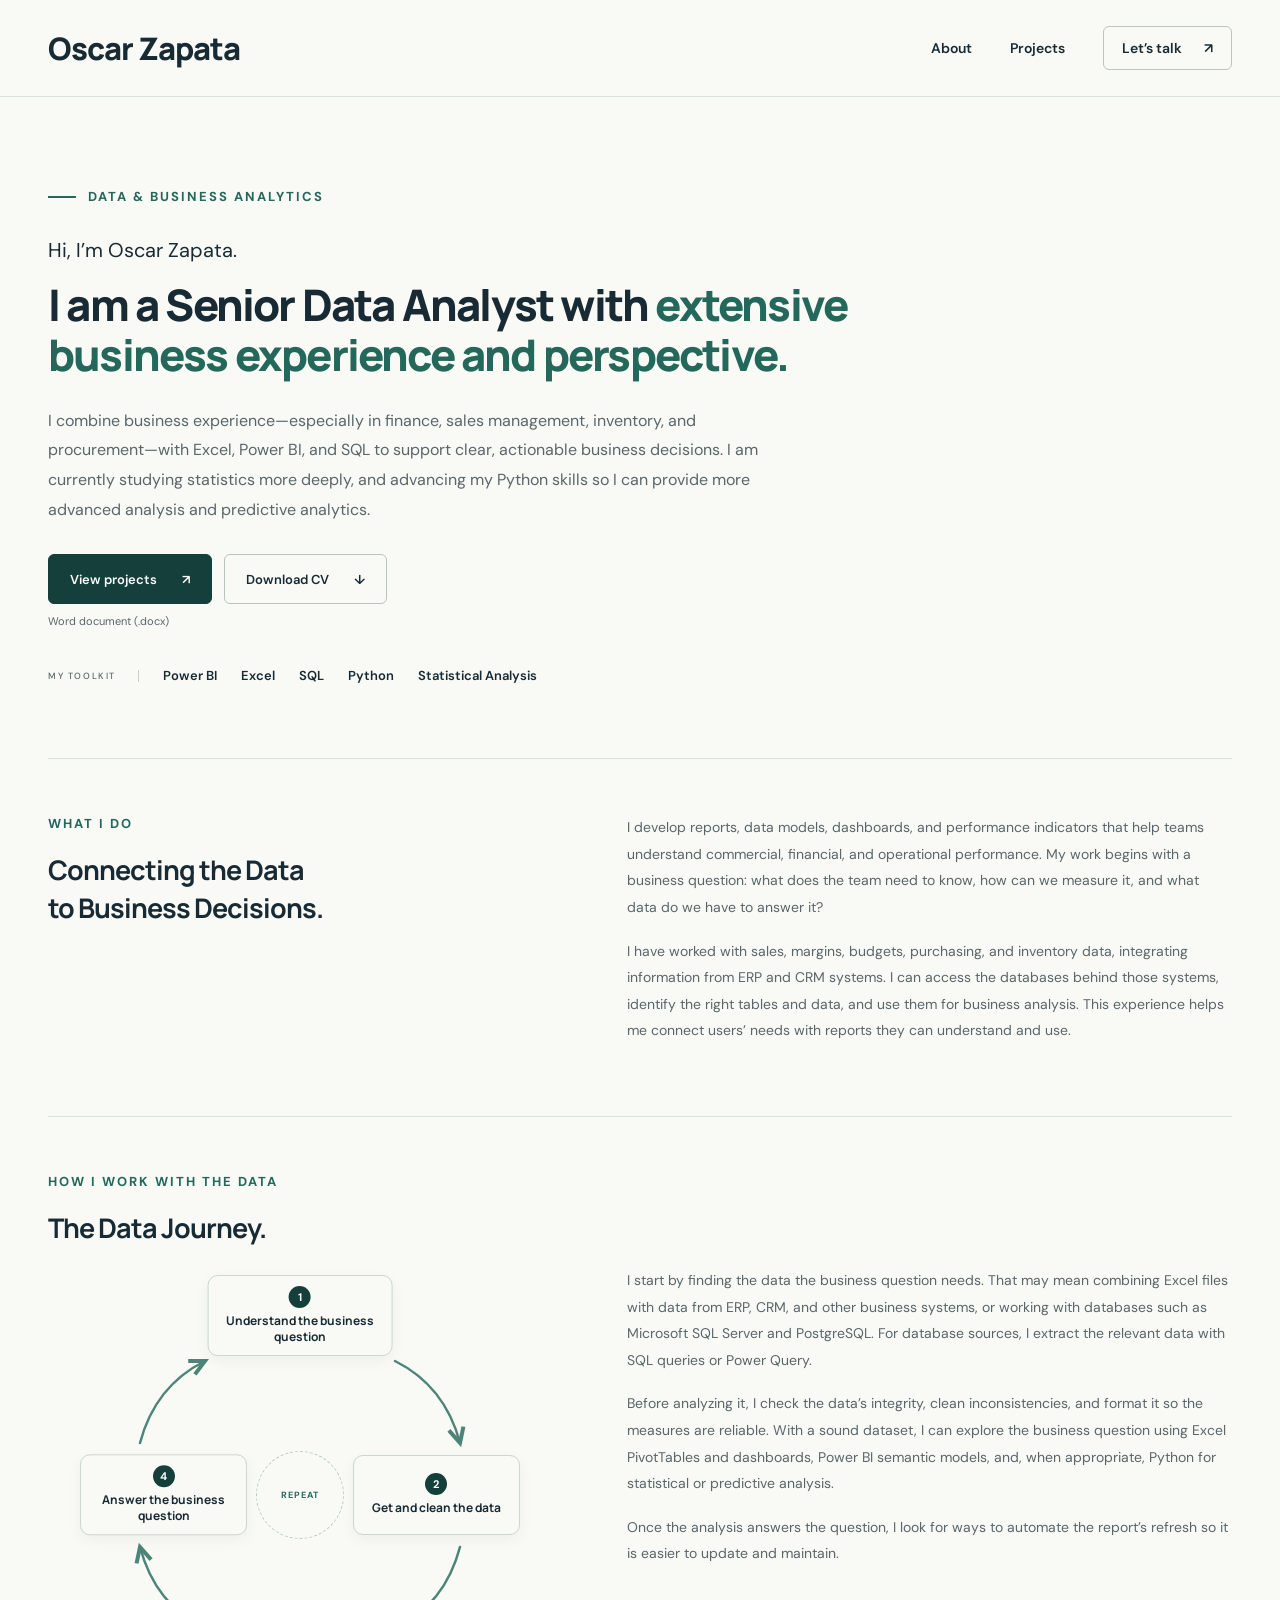
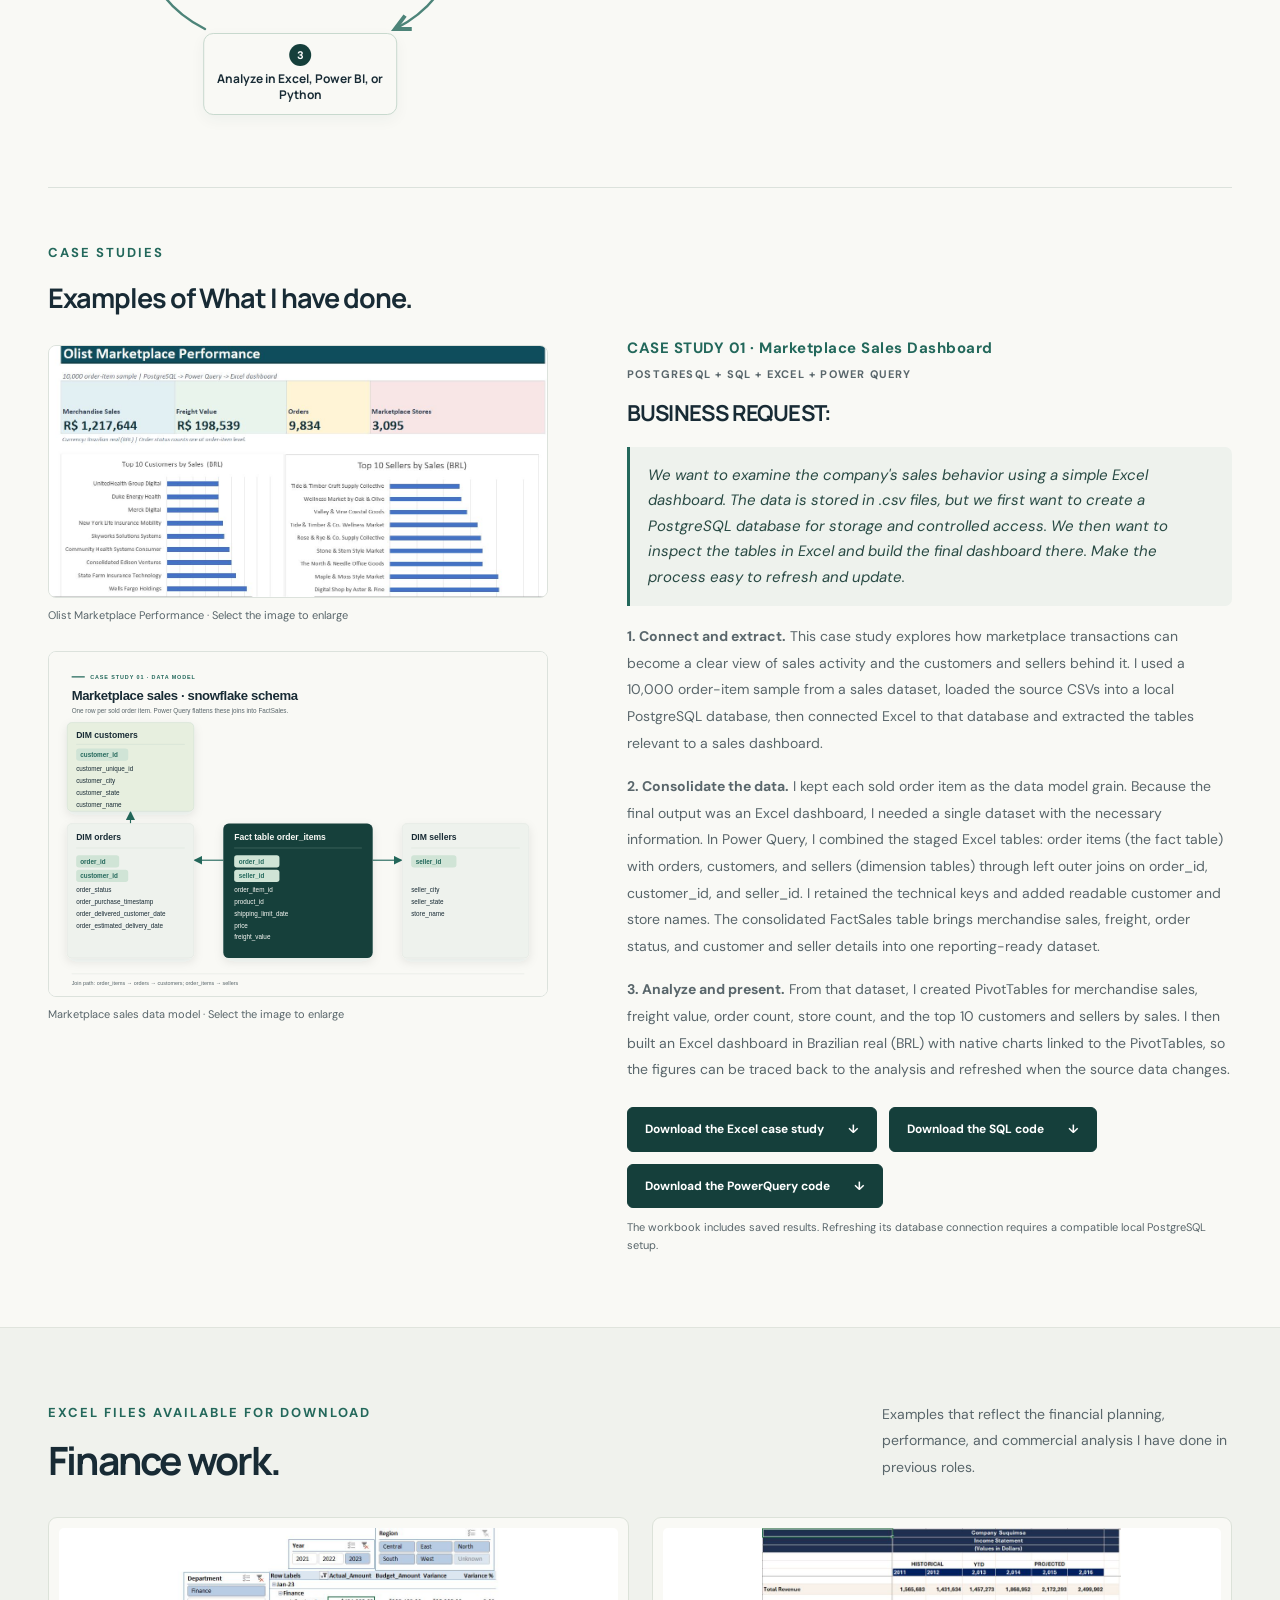
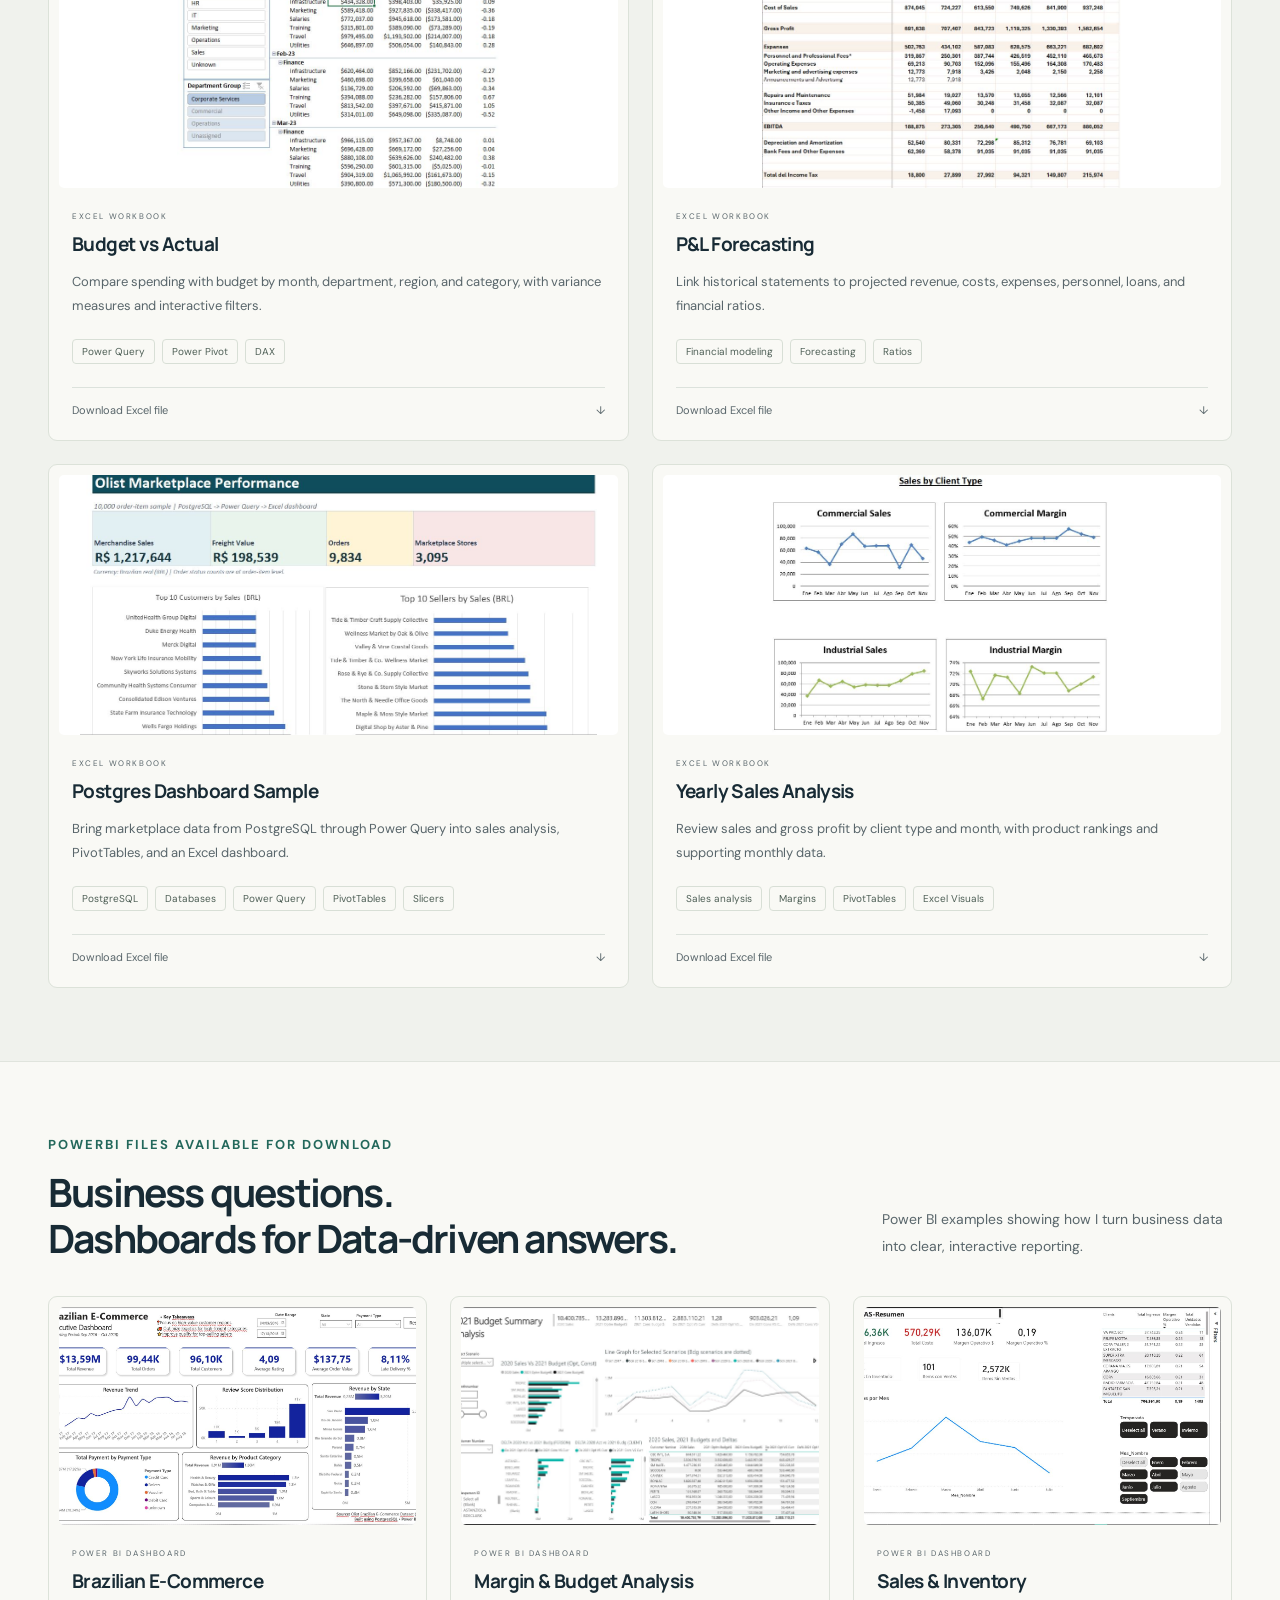
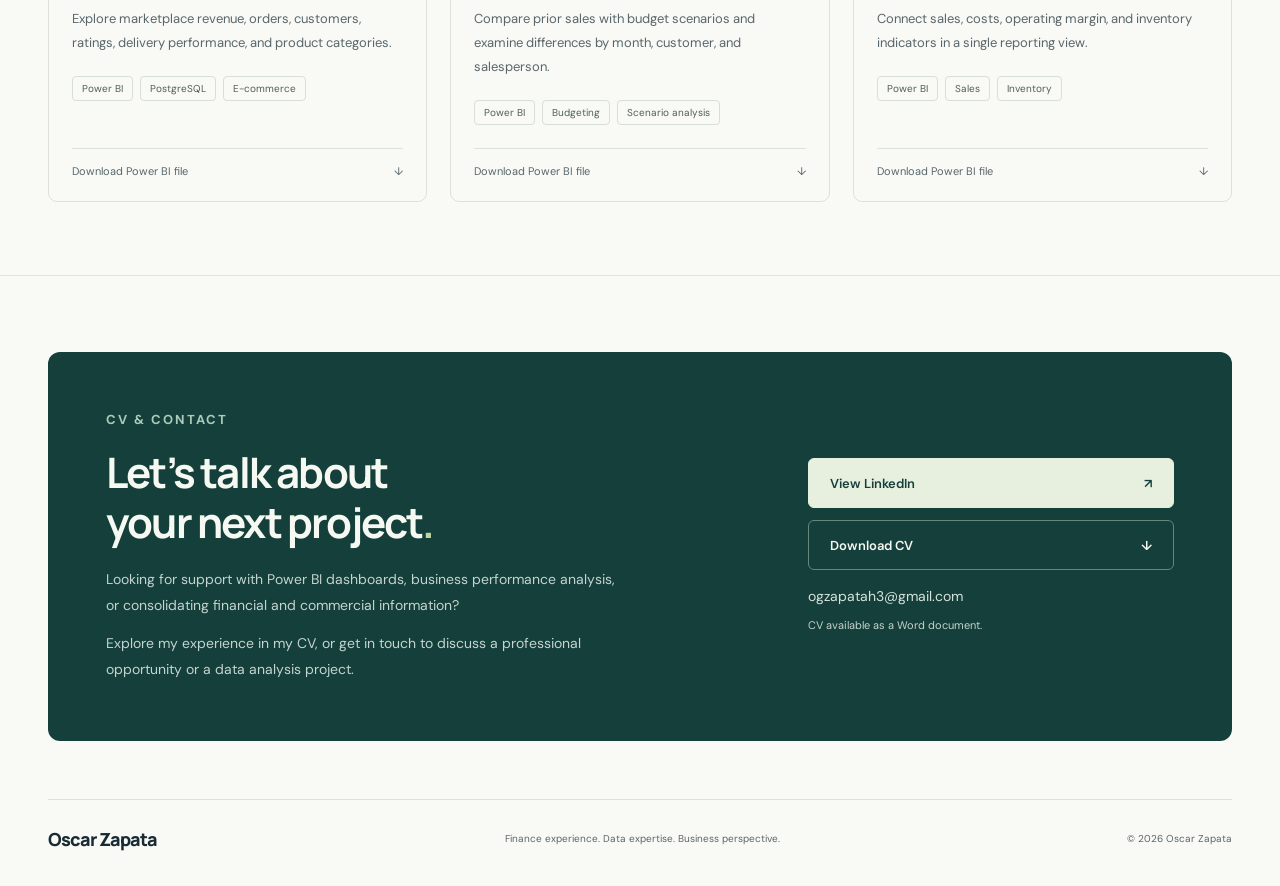
<file: index.html>
<!doctype html>
<html lang="en">
  <head>
    <meta charset="UTF-8" />
    <meta name="viewport" content="width=device-width, initial-scale=1.0" />
    <meta name="description" content="Oscar Zapata is a senior data analyst combining finance and business experience with Excel, Power BI, and SQL, while studying advanced Python and statistics." />
    <meta name="theme-color" content="#153f3b" />
    <title>Oscar Zapata — Data & Business Analytics</title>
    <link rel="preconnect" href="https://fonts.googleapis.com" />
    <link rel="preconnect" href="https://fonts.gstatic.com" crossorigin />
    <link href="https://fonts.googleapis.com/css2?family=DM+Sans:ital,wght@0,400;0,500;0,600;0,700;1,400&amp;family=Manrope:wght@400;500;600;700;800&amp;display=swap" rel="stylesheet" />
    <link rel="stylesheet" href="./styles.css" />
  </head>
  <body>
    <a class="skip-link" href="#main">Skip to content</a>
    <header class="site-header">
      <div class="container header-inner">
        <a class="brand" href="#about" aria-label="Oscar Zapata, home">Oscar Zapata</a>
        <nav aria-label="Main navigation"><a href="#about">About</a><a href="#projects">Projects</a><a class="nav-contact" href="#contact">Let’s talk <span aria-hidden="true">↗</span></a></nav>
      </div>
    </header>
    <main id="main">
      <section class="hero container" id="about" aria-labelledby="hero-title">
        <div class="hero-copy">
          <p class="eyebrow"><span class="small-line"></span> DATA & BUSINESS ANALYTICS</p>
          <p class="intro">Hi, I’m Oscar Zapata.</p>
          <h1 id="hero-title">I am a Senior Data Analyst with <span class="accent">extensive business experience and perspective.</span></h1>
          <p class="hero-description">I combine business experience—especially in finance, sales management, inventory, and procurement—with Excel, Power BI, and SQL to support clear, actionable business decisions. I am currently studying statistics more deeply, and advancing my Python skills so I can provide more advanced analysis and predictive analytics.</p>
          <div class="button-row"><a class="button button-primary" href="#projects">View projects <span aria-hidden="true">↗</span></a><a class="button button-outline" href="./Docs/Oscar_Zapata_Senior_Data_Analyst_CV.docx" download aria-describedby="cv-status">Download CV <span aria-hidden="true">↓</span></a></div>
          <p class="draft-note" id="cv-status">Word document (.docx)</p>
          <div class="tool-row" aria-label="Core tools and methods"><span class="tool-label">MY TOOLKIT</span><span>Power BI</span><span>Excel</span><span>SQL</span><span>Python</span><span>Statistical Analysis</span></div>
        </div>
      </section>
      <section class="about-detail container" aria-labelledby="about-title">
        <div><p class="eyebrow">WHAT I DO</p><h2 id="about-title">Connecting the Data<br />to Business Decisions.</h2></div>
        <div class="about-text"><p>I develop reports, data models, dashboards, and performance indicators that help teams understand commercial, financial, and operational performance. My work begins with a business question: what does the team need to know, how can we measure it, and what data do we have to answer it?</p><p>I have worked with sales, margins, budgets, purchasing, and inventory data, integrating information from ERP and CRM systems. I can access the databases behind those systems, identify the right tables and data, and use them for business analysis. This experience helps me connect users’ needs with reports they can understand and use.</p></div>
      </section>
      <section class="about-detail container" aria-labelledby="journey-title">
        <div>
          <p class="eyebrow">HOW I WORK WITH THE DATA</p>
          <h2 id="journey-title">The Data Journey.</h2>
          <div class="journey-cycle" role="img" aria-label="A repeating four-step process: understand the business question; get and clean the data; analyze it in Excel, Power BI, or Python; answer the business question; then return to step one.">
            <svg class="journey-arrows" viewBox="0 0 440 440" aria-hidden="true" focusable="false">
              <defs><marker id="journey-arrow" markerWidth="9" markerHeight="9" refX="7" refY="4.5" orient="auto"><path d="M1 1.5 L7 4.5 L1 7.5" fill="none" stroke="currentColor" stroke-width="1.6" /></marker></defs>
              <path d="M315 86 Q365 111 380 168" marker-end="url(#journey-arrow)" />
              <path d="M380 272 Q365 329 315 354" marker-end="url(#journey-arrow)" />
              <path d="M125 354 Q75 329 60 272" marker-end="url(#journey-arrow)" />
              <path d="M60 168 Q75 111 125 86" marker-end="url(#journey-arrow)" />
            </svg>
            <div class="journey-step journey-step-one"><span>1</span><strong>Understand the business question</strong></div>
            <div class="journey-step journey-step-two"><span>2</span><strong>Get and clean the data</strong></div>
            <div class="journey-step journey-step-three"><span>3</span><strong>Analyze in Excel, Power BI, or Python</strong></div>
            <div class="journey-step journey-step-four"><span>4</span><strong>Answer the business question</strong></div>
            <div class="journey-cycle-center" aria-hidden="true">REPEAT</div>
          </div>
        </div>
        <div class="about-text journey-copy"><p>I start by finding the data the business question needs. That may mean combining Excel files with data from ERP, CRM, and other business systems, or working with databases such as Microsoft SQL Server and PostgreSQL. For database sources, I extract the relevant data with SQL queries or Power Query.</p><p>Before analyzing it, I check the data’s integrity, clean inconsistencies, and format it so the measures are reliable. With a sound dataset, I can explore the business question using Excel PivotTables and dashboards, Power BI semantic models, and, when appropriate, Python for statistical or predictive analysis.</p><p>Once the analysis answers the question, I look for ways to automate the report’s refresh so it is easier to update and maintain.</p></div>
      </section>
      <section class="about-detail case-study container" id="case-studies" aria-labelledby="case-studies-title">
        <div>
          <p class="eyebrow">CASE STUDIES</p>
          <h2 id="case-studies-title">Examples of What I have done.</h2>
          <figure class="case-study-preview">
            <a href="./Docs/olist-dashboard-view.html" target="_blank" rel="noopener noreferrer" aria-label="Open the Olist marketplace Excel dashboard image at full size">
              <img src="./Docs/Excel/Postgres Dashboard Sample.JPG" alt="Excel dashboard showing Olist marketplace sales, freight, orders, stores, and top customers and sellers" loading="lazy" />
            </a>
            <figcaption>Olist Marketplace Performance · Select the image to enlarge</figcaption>
          </figure>
          <figure class="case-study-preview">
            <a href="./Docs/olist-model-view.html" target="_blank" rel="noopener noreferrer" aria-label="Open the marketplace sales snowflake schema at full size">
              <img src="./Docs/Olist_Marketplace_Snowflake_Schema.svg" alt="Snowflake schema with order_items at the center, joined to orders and sellers; orders connects to customers" loading="lazy" />
            </a>
            <figcaption>Marketplace sales data model · Select the image to enlarge</figcaption>
          </figure>
        </div>
        <div class="about-text case-study-copy">
          <p class="case-study-number">CASE STUDY 01 · Marketplace Sales Dashboard</p>
          <p class="case-study-skills">POSTGRESQL + SQL + EXCEL + POWER QUERY</p>
          <h3>BUSINESS REQUEST:</h3>
          <p class="case-study-request"><em>We want to examine the company's sales behavior using a simple Excel dashboard. The data is stored in .csv files, but we first want to create a PostgreSQL database for storage and controlled access. We then want to inspect the tables in Excel and build the final dashboard there. Make the process easy to refresh and update.</em></p>
          <p><strong>1. Connect and extract.</strong> This case study explores how marketplace transactions can become a clear view of sales activity and the customers and sellers behind it. I used a 10,000 order-item sample from a sales dataset, loaded the source CSVs into a local PostgreSQL database, then connected Excel to that database and extracted the tables relevant to a sales dashboard.</p>
          <p><strong>2. Consolidate the data.</strong> I kept each sold order item as the data model grain. Because the final output was an Excel dashboard, I needed a single dataset with the necessary information. In Power Query, I combined the staged Excel tables: order items (the fact table) with orders, customers, and sellers (dimension tables) through left outer joins on order_id, customer_id, and seller_id. I retained the technical keys and added readable customer and store names. The consolidated FactSales table brings merchandise sales, freight, order status, and customer and seller details into one reporting-ready dataset.</p>
          <p><strong>3. Analyze and present.</strong> From that dataset, I created PivotTables for merchandise sales, freight value, order count, store count, and the top 10 customers and sellers by sales. I then built an Excel dashboard in Brazilian real (BRL) with native charts linked to the PivotTables, so the figures can be traced back to the analysis and refreshed when the source data changes.</p>
          <div class="case-study-downloads">
            <a class="case-study-download" href="./Docs/Excel/Postgres Dashboard Sample.xlsx" download>Download the Excel case study <span aria-hidden="true">↓</span></a>
            <a class="case-study-download" href="./Docs/Olist_PostgreSQL_Import.txt" download>Download the SQL code <span aria-hidden="true">↓</span></a>
            <a class="case-study-download" href="./Docs/FactSales_PowerQuery_M.txt" download>Download the PowerQuery code <span aria-hidden="true">↓</span></a>
          </div>
          <p class="case-study-note">The workbook includes saved results. Refreshing its database connection requires a compatible local PostgreSQL setup.</p>
        </div>
      </section>
      <section class="projects-section finance-section" id="projects" aria-labelledby="finance-title">
        <div class="container">
          <div class="section-heading"><div><p class="eyebrow">EXCEL FILES AVAILABLE FOR DOWNLOAD</p><h2 id="finance-title">Finance work.</h2></div><p>Examples that reflect the financial planning, performance, and commercial analysis I have done in previous roles.</p></div>
          <div class="projects-grid finance-grid">
            <article class="project-card">
              <div class="project-visual dashboard-visual finance-image"><img src="./Docs/Excel/Budget_vs_Actual_Data.JPG" alt="Budget versus actual Excel report with department and region filters" loading="lazy" /></div>
              <div class="project-body"><span class="project-status">EXCEL WORKBOOK</span><h3>Budget vs Actual</h3><p>Compare spending with budget by month, department, region, and category, with variance measures and interactive filters.</p><div class="tags"><span>Power Query</span><span>Power Pivot</span><span>DAX</span></div><a class="project-footnote" href="./Docs/Excel/Budget_vs_Actual_Data.xlsx" download>Download Excel file <span aria-hidden="true">↓</span></a></div>
            </article>
            <article class="project-card">
              <div class="project-visual dashboard-visual finance-image"><img src="./Docs/Excel/P&amp;L Forecasting DEMO.JPG" alt="Historical and projected income statement in Excel" loading="lazy" /></div>
              <div class="project-body"><span class="project-status">EXCEL WORKBOOK</span><h3>P&amp;L Forecasting</h3><p>Link historical statements to projected revenue, costs, expenses, personnel, loans, and financial ratios.</p><div class="tags"><span>Financial modeling</span><span>Forecasting</span><span>Ratios</span></div><a class="project-footnote" href="./Docs/Excel/P&amp;L Forecasting DEMO.xlsx" download>Download Excel file <span aria-hidden="true">↓</span></a></div>
            </article>
            <article class="project-card">
              <div class="project-visual dashboard-visual finance-image"><img src="./Docs/Excel/Postgres Dashboard Sample.JPG" alt="Olist marketplace Excel dashboard with sales KPIs and customer and seller rankings" loading="lazy" /></div>
              <div class="project-body"><span class="project-status">EXCEL WORKBOOK</span><h3>Postgres Dashboard Sample</h3><p>Bring marketplace data from PostgreSQL through Power Query into sales analysis, PivotTables, and an Excel dashboard.</p><div class="tags"><span>PostgreSQL</span><span>Databases</span><span>Power Query</span><span>PivotTables</span><span>Slicers</span></div><a class="project-footnote" href="./Docs/Excel/Postgres Dashboard Sample.xlsx" download>Download Excel file <span aria-hidden="true">↓</span></a></div>
            </article>
            <article class="project-card">
              <div class="project-visual dashboard-visual finance-image"><img src="./Docs/Excel/Yearly Sales Analysis.JPG" alt="Excel charts comparing commercial and industrial sales and margins by month" loading="lazy" /></div>
              <div class="project-body"><span class="project-status">EXCEL WORKBOOK</span><h3>Yearly Sales Analysis</h3><p>Review sales and gross profit by client type and month, with product rankings and supporting monthly data.</p><div class="tags"><span>Sales analysis</span><span>Margins</span><span>PivotTables</span><span>Excel Visuals</span></div><a class="project-footnote" href="./Docs/Excel/Yearly Sales Analysis.xlsx" download>Download Excel file <span aria-hidden="true">↓</span></a></div>
            </article>
          </div>
        </div>
      </section>
      <section class="projects-section dashboards-section" id="dashboards" aria-labelledby="dashboards-title">
        <div class="container">
          <div class="section-heading"><div><p class="eyebrow">POWERBI FILES AVAILABLE FOR DOWNLOAD</p><h2 id="dashboards-title">Business questions.<br />Dashboards for Data-driven answers.</h2></div><p>Power BI examples showing how I turn business data into clear, interactive reporting.</p></div>
          <div class="projects-grid">
            <article class="project-card">
              <div class="project-visual dashboard-visual"><img src="./Docs/PowerBI/Brazilian_ECommerce_Dashboard.JPG" alt="Brazilian e-commerce dashboard showing revenue, orders, delivery, and customer trends" loading="lazy" /></div>
              <div class="project-body"><span class="project-status">POWER BI DASHBOARD</span><h3>Brazilian E-Commerce</h3><p>Explore marketplace revenue, orders, customers, ratings, delivery performance, and product categories.</p><div class="tags"><span>Power BI</span><span>PostgreSQL</span><span>E-commerce</span></div><a class="project-footnote" href="https://github.com/Ogzapatah1/Professional-Portfolio/releases/download/portfolio-assets-v1/Brazilian_ECommerce_Dashboard.pbix">Download Power BI file <span aria-hidden="true">↓</span></a></div>
            </article>
            <article class="project-card">
              <div class="project-visual dashboard-visual"><img src="./Docs/PowerBI/Margin and Budget Analysis DEMO V2.JPG" alt="Budget dashboard comparing sales with optimistic and conservative scenarios" loading="lazy" /></div>
              <div class="project-body"><span class="project-status">POWER BI DASHBOARD</span><h3>Margin &amp; Budget Analysis</h3><p>Compare prior sales with budget scenarios and examine differences by month, customer, and salesperson.</p><div class="tags"><span>Power BI</span><span>Budgeting</span><span>Scenario analysis</span></div><a class="project-footnote" href="./Docs/PowerBI/Margin and Budget Analysis DEMO V2.pbix" download>Download Power BI file <span aria-hidden="true">↓</span></a></div>
            </article>
            <article class="project-card">
              <div class="project-visual dashboard-visual inventory-visual"><img src="./Docs/PowerBI/Sales and Inventory.JPG" alt="Sales and inventory dashboard showing revenue, cost, margin, and inventory indicators" loading="lazy" /></div>
              <div class="project-body"><span class="project-status">POWER BI DASHBOARD</span><h3>Sales &amp; Inventory</h3><p>Connect sales, costs, operating margin, and inventory indicators in a single reporting view.</p><div class="tags"><span>Power BI</span><span>Sales</span><span>Inventory</span></div><a class="project-footnote" href="./Docs/PowerBI/Analisis de Bodega V2.pbix" download>Download Power BI file <span aria-hidden="true">↓</span></a></div>
            </article>
          </div>
        </div>
      </section>
      <section class="contact-section container" id="contact" aria-labelledby="contact-title">
        <div class="contact-card">
          <div class="contact-copy"><p class="eyebrow">CV & CONTACT</p><h2 id="contact-title">Let’s talk about<br />your next project<span>.</span></h2><p>Looking for support with Power BI dashboards, business performance analysis, or consolidating financial and commercial information?</p><p>Explore my experience in my CV, or get in touch to discuss a professional opportunity or a data analysis project.</p></div>
          <div class="contact-actions"><a class="button button-light" href="https://www.linkedin.com/in/oscarzapata/" target="_blank" rel="noopener noreferrer">View LinkedIn <span aria-hidden="true">↗</span></a><a class="button button-dark-outline" href="./Docs/Oscar_Zapata_Senior_Data_Analyst_CV.docx" download>Download CV <span aria-hidden="true">↓</span></a><span class="contact-email">ogzapatah3@gmail.com</span><p class="contact-note">CV available as a Word document.</p></div>
        </div>
      </section>
    </main>
    <footer class="container site-footer"><a class="brand" href="#about">Oscar Zapata</a><p>Finance experience. Data expertise. Business perspective.</p><span>© <span id="year">2026</span> Oscar Zapata</span></footer>
    <script src="./main.js" defer></script>
  </body>
</html>
</file>
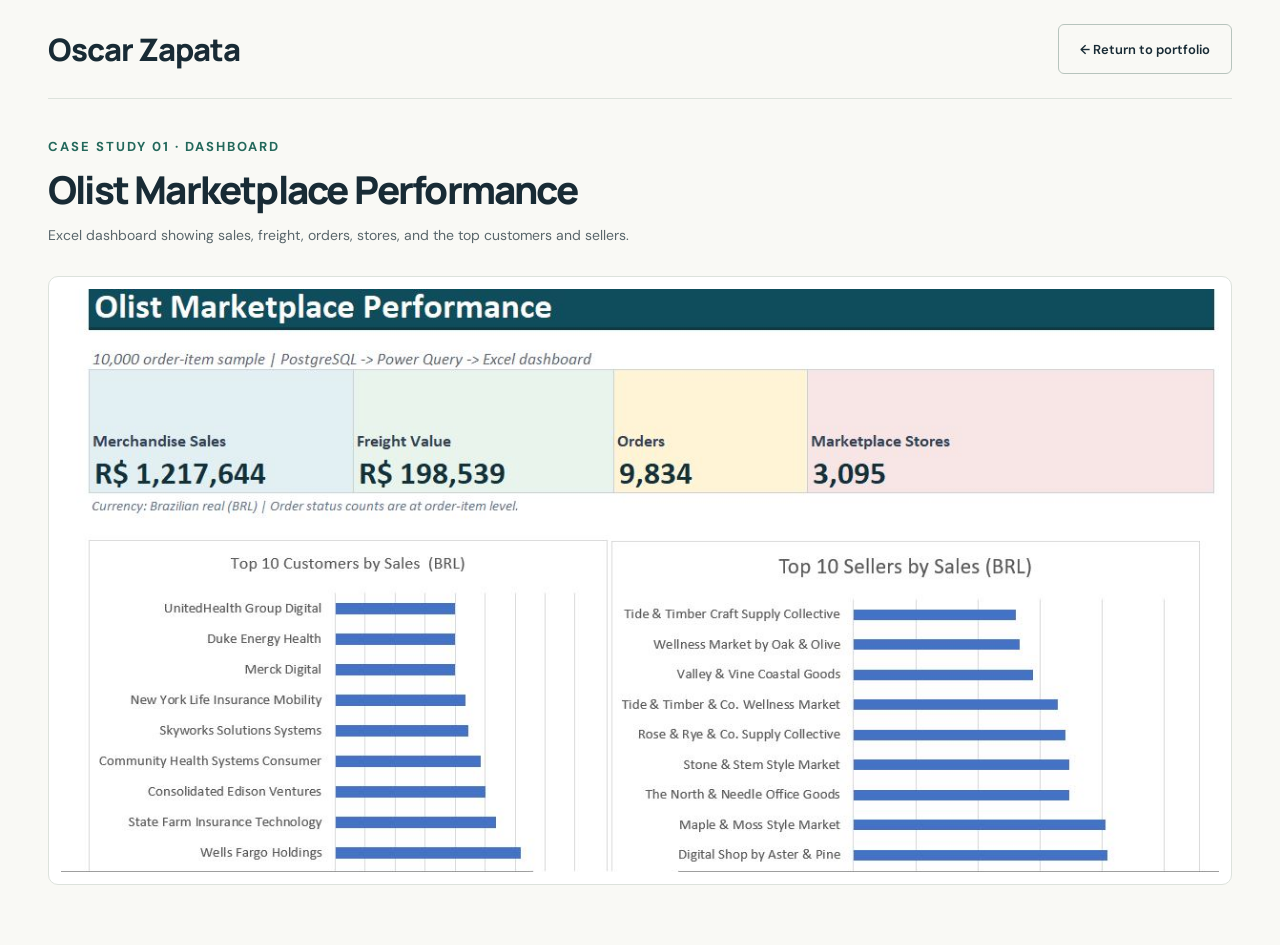
<file: Docs/olist-dashboard-view.html>
<!doctype html>
<html lang="en">
  <head>
    <meta charset="UTF-8" />
    <meta name="viewport" content="width=device-width, initial-scale=1.0" />
    <meta name="theme-color" content="#153f3b" />
    <title>Olist Marketplace Performance — Oscar Zapata</title>
    <link rel="preconnect" href="https://fonts.googleapis.com" />
    <link rel="preconnect" href="https://fonts.gstatic.com" crossorigin />
    <link href="https://fonts.googleapis.com/css2?family=DM+Sans:wght@400;500;600;700&amp;family=Manrope:wght@400;500;600;700;800&amp;display=swap" rel="stylesheet" />
    <link rel="stylesheet" href="../styles.css" />
  </head>
  <body class="image-viewer-page">
    <header class="image-viewer-header container">
      <a class="brand" href="../index.html#case-studies">Oscar Zapata</a>
      <a class="button button-outline" href="../index.html#case-studies">← Return to portfolio</a>
    </header>
    <main class="image-viewer-main container">
      <p class="eyebrow">CASE STUDY 01 · DASHBOARD</p>
      <h1>Olist Marketplace Performance</h1>
      <p>Excel dashboard showing sales, freight, orders, stores, and the top customers and sellers.</p>
      <figure><img src="./Excel/Postgres Dashboard Sample.JPG" alt="Excel dashboard showing Olist marketplace sales, freight, orders, stores, and top customers and sellers" /></figure>
    </main>
  </body>
</html>
</file>
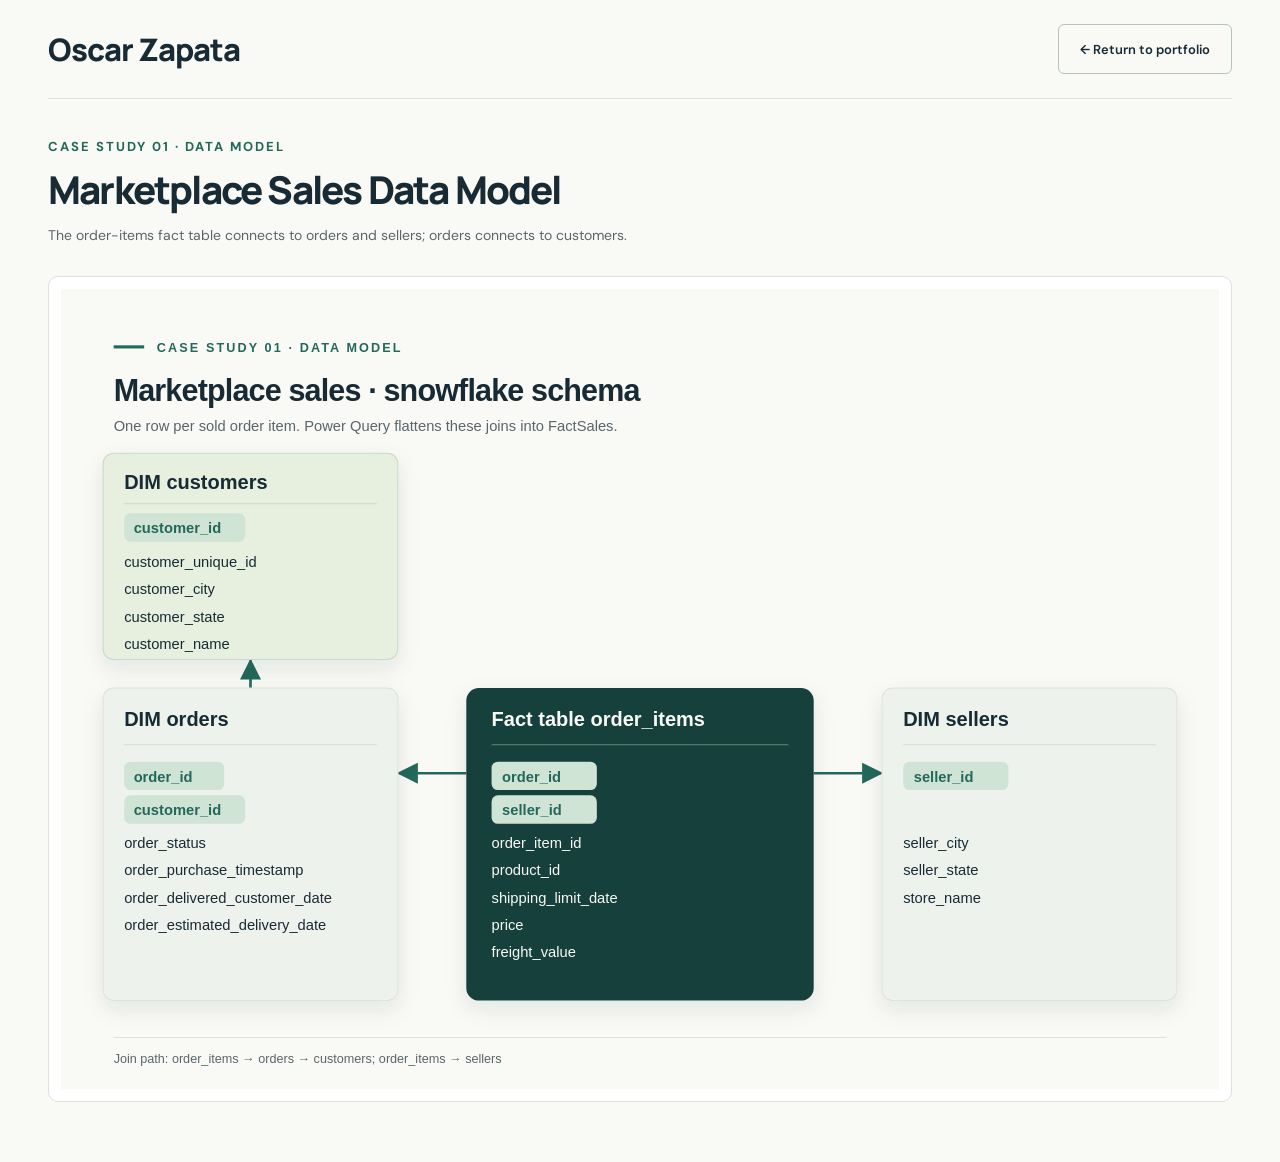
<file: Docs/olist-model-view.html>
<!doctype html>
<html lang="en">
  <head>
    <meta charset="UTF-8" />
    <meta name="viewport" content="width=device-width, initial-scale=1.0" />
    <meta name="theme-color" content="#153f3b" />
    <title>Marketplace Sales Data Model — Oscar Zapata</title>
    <link rel="preconnect" href="https://fonts.googleapis.com" />
    <link rel="preconnect" href="https://fonts.gstatic.com" crossorigin />
    <link href="https://fonts.googleapis.com/css2?family=DM+Sans:wght@400;500;600;700&amp;family=Manrope:wght@400;500;600;700;800&amp;display=swap" rel="stylesheet" />
    <link rel="stylesheet" href="../styles.css" />
  </head>
  <body class="image-viewer-page">
    <header class="image-viewer-header container">
      <a class="brand" href="../index.html#case-studies">Oscar Zapata</a>
      <a class="button button-outline" href="../index.html#case-studies">← Return to portfolio</a>
    </header>
    <main class="image-viewer-main container">
      <p class="eyebrow">CASE STUDY 01 · DATA MODEL</p>
      <h1>Marketplace Sales Data Model</h1>
      <p>The order-items fact table connects to orders and sellers; orders connects to customers.</p>
      <figure><img src="./Olist_Marketplace_Snowflake_Schema.svg" alt="Snowflake schema with order_items at the center, joined to orders and sellers; orders connects to customers" /></figure>
    </main>
  </body>
</html>
</file>
<file: styles.css>
:root {
  --paper: #f9f9f5;
  --ink: #182b35;
  --muted: #59666b;
  --green: #23685b;
  --dark-green: #153f3b;
  --line: #dce2dc;
  font-family: 'DM Sans', sans-serif;
  color: var(--ink);
  background: var(--paper);
  font-synthesis: none;
}
* { box-sizing: border-box; }
html { scroll-behavior: smooth; scroll-padding-top: 100px; }
body { margin: 0; }
a { color: inherit; text-decoration: none; }
button { font: inherit; cursor: pointer; }
button, a { -webkit-tap-highlight-color: transparent; }
button:focus-visible, a:focus-visible { outline: 3px solid #b17c25; outline-offset: 5px; }
h1, h2, h3, p { margin: 0; }
h1, h2, h3, .brand { font-family: 'Manrope', sans-serif; }
.container { width: min(1200px, calc(100% - 96px)); margin-inline: auto; }
.skip-link { position: fixed; z-index: 100; top: -100px; left: 20px; padding: 14px; background: white; }
.skip-link:focus { top: 12px; }
.site-header { background: var(--paper); border-bottom: 1px solid var(--line); }
.header-inner { height: 96px; display: flex; align-items: center; justify-content: space-between; gap: 24px; }
.brand { font-size: 31px; font-weight: 800; letter-spacing: -1px; }
nav { display: flex; align-items: center; gap: 38px; font-size: 14px; font-weight: 600; }
nav a { padding-block: 10px; }
nav a:hover { color: var(--green); }
nav .nav-contact { display: flex; gap: 22px; border: 1px solid #bac7bf; padding: 12px 18px; border-radius: 6px; }
.hero { padding-block: 90px 74px; }
.hero-copy { max-width: 850px; }
.eyebrow { font-size: 13px; font-weight: 700; letter-spacing: 2px; color: var(--green); line-height: 1.6; }
.hero .eyebrow { display: flex; align-items: center; gap: 12px; margin-bottom: 29px; }
.small-line { width: 28px; height: 2px; background: var(--green); }
.intro { font-size: 20px; margin-bottom: 17px; }
h1 { font-size: clamp(38px, 3.4vw, 48px); letter-spacing: -1.8px; line-height: 1.15; font-weight: 800; }
.accent { color: var(--green); }
.hero-description { margin-top: 26px; max-width: 740px; color: var(--muted); font-size: 16px; line-height: 1.85; }
.button-row { display: flex; flex-wrap: wrap; gap: 12px; margin-top: 30px; }
.button { border-radius: 6px; padding: 15px 21px; display: inline-flex; justify-content: center; align-items: center; gap: 25px; min-height: 50px; font-size: 13px; font-weight: 600; transition: background .18s, transform .18s; }
.button:hover { transform: translateY(-2px); }
.button-primary { background: var(--dark-green); border: 1px solid var(--dark-green); color: white; }
.button-primary:hover { background: #236054; }
.button-outline { background: transparent; border: 1px solid #b7c4bd; }
.button-outline:hover { background: #eef1eb; }
.draft-note { font-size: 11px; color: var(--muted); margin-top: 10px; }
.tool-row { display: flex; flex-wrap: wrap; align-items: center; gap: 24px; margin-top: 39px; font-size: 13px; font-weight: 600; }
.tool-row .tool-label { font-size: 9px; letter-spacing: 1.6px; color: var(--muted); font-weight: 500; border-right: 1px solid #c8d1c9; padding-right: 22px; }
.about-detail { border-top: 1px solid var(--line); padding-block: 55px 72px; display: grid; grid-template-columns: 1fr 1.2fr; gap: 75px; }
.about-detail h2 { font-size: 27px; letter-spacing: -1px; line-height: 1.4; margin-top: 16px; }
.about-text { color: var(--muted); font-size: 14px; line-height: 1.9; }
.about-text p + p { margin-top: 17px; }
.journey-copy { padding-top: 95px; }
.case-study-preview { margin: 28px 0 0; max-width: 500px; }
.case-study-preview a { display: block; overflow: hidden; border: 1px solid var(--line); border-radius: 8px; background: #fff; }
.case-study-preview a:hover { box-shadow: 0 12px 24px #153f3b14; }
.case-study-preview img { display: block; width: 100%; height: auto; }
.case-study-preview figcaption { margin-top: 9px; color: var(--muted); font-size: 11px; line-height: 1.5; }
.case-study-copy { padding-top: 95px; }
.case-study-copy .case-study-number { margin: 0; color: var(--green); font-size: 15px; font-weight: 700; letter-spacing: .5px; line-height: 1.4; }
.case-study-copy .case-study-skills { margin-top: 7px; color: var(--muted); font-size: 11px; font-weight: 700; letter-spacing: 1.2px; line-height: 1.5; }
.case-study-copy h3 { margin-top: 17px; color: var(--ink); font-size: 22px; letter-spacing: -.6px; line-height: 1.35; }
.case-study-copy h3 + p { margin-top: 18px; }
.case-study-copy .case-study-request { padding: 16px 18px; border-left: 3px solid var(--green); border-radius: 0 7px 7px 0; background: #eef2ed; color: #294a44; font-size: 15px; line-height: 1.7; }
.case-study-request em { font-style: italic; }
.case-study-downloads { display: flex; flex-wrap: wrap; gap: 12px; margin-top: 24px; }
.case-study-download { display: inline-flex; align-items: center; gap: 24px; padding: 13px 17px; border: 1px solid var(--dark-green); border-radius: 6px; background: var(--dark-green); color: white; font-size: 12px; font-weight: 700; line-height: 1.4; }
.case-study-download:hover { background: #236054; }
.case-study-copy .case-study-note { margin-top: 11px; font-size: 11px; line-height: 1.6; }
.journey-cycle { position: relative; width: min(100%, 440px); aspect-ratio: 1; margin: 28px auto 0; }
.journey-arrows { position: absolute; inset: 0; width: 100%; height: 100%; color: var(--green); }
.journey-arrows > path { fill: none; stroke: currentColor; stroke-width: 2.5; stroke-linecap: round; opacity: .8; }
.journey-step { position: absolute; z-index: 1; min-height: 80px; padding: 10px; border: 1px solid #c8d9ce; border-radius: 10px; background: var(--paper); display: flex; flex-direction: column; align-items: center; justify-content: center; gap: 5px; text-align: center; box-shadow: 0 5px 15px #153f3b0c; }
.journey-step span { width: 22px; height: 22px; border-radius: 50%; background: var(--dark-green); color: white; display: grid; place-items: center; font-size: 11px; font-weight: 700; }
.journey-step strong { font-family: 'Manrope', sans-serif; font-size: 12px; line-height: 1.35; }
.journey-step-one { top: 0; left: 50%; transform: translateX(-50%); width: 42%; }
.journey-step-two { top: 50%; right: 0; transform: translateY(-50%); width: 38%; }
.journey-step-three { bottom: 0; left: 50%; transform: translateX(-50%); width: 44%; }
.journey-step-four { top: 50%; left: 0; transform: translateY(-50%); width: 38%; }
.journey-cycle-center { position: absolute; inset: 40%; border: 1px dashed #b8cec2; border-radius: 50%; display: grid; place-items: center; color: var(--green); font-size: 9px; font-weight: 700; letter-spacing: 1px; }
.projects-section { background: #f0f2ed; padding-block: 73px; border-block: 1px solid #e0e4dd; }
.dashboards-section { background: var(--paper); border-top: 0; }
.section-heading { display: flex; justify-content: space-between; gap: 40px; align-items: end; margin-bottom: 34px; }
.section-heading h2 { font-size: 39px; line-height: 1.2; letter-spacing: -1.8px; margin-top: 13px; }
.section-heading > p { max-width: 350px; color: var(--muted); font-size: 14px; line-height: 1.9; padding-bottom: 3px; }
.projects-grid { display: grid; grid-template-columns: repeat(3, 1fr); gap: 23px; }
.finance-grid { grid-template-columns: repeat(2, minmax(0, 1fr)); }
.project-card { background: var(--paper); border: 1px solid #dce2d9; border-radius: 9px; overflow: hidden; display: flex; flex-direction: column; transition: transform .2s, box-shadow .2s; }
.project-card:hover { transform: translateY(-4px); box-shadow: 0 12px 24px #153f3b0c; }
.project-visual { height: 218px; margin: 10px 10px 0; border-radius: 5px; padding: 20px; display: flex; flex-direction: column; justify-content: space-between; }
.dashboard-visual { padding: 0; overflow: hidden; background: #e9eeeb; }
.dashboard-visual img { width: 100%; height: 100%; display: block; object-fit: cover; object-position: top center; }
.inventory-visual img { object-position: right top; }
.finance-image { height: 260px; background: #fff; }
.finance-image img { object-fit: contain; }
.project-body { padding: 23px; display: flex; flex: 1; flex-direction: column; }
.project-status { font-size: 8px; letter-spacing: 1.6px; color: var(--muted); }
.project-body h3 { font-size: 19px; line-height: 1.4; letter-spacing: -.6px; margin-top: 10px; }
.project-body p { color: var(--muted); font-size: 13px; line-height: 1.85; margin-top: 12px; }
.tags { display: flex; flex-wrap: wrap; gap: 7px; margin-top: 21px; margin-bottom: 23px; }
.tags span { font-size: 10px; border: 1px solid #d8dfd6; padding: 5px 9px; border-radius: 4px; color: #4f6057; }
.project-footnote { margin-top: auto; padding-top: 15px; border-top: 1px solid var(--line); display: flex; justify-content: space-between; font-size: 11px; color: var(--muted); }
.project-footnote:hover { color: var(--green); text-decoration: underline; }
.contact-section { padding-block: 76px 58px; }
.contact-card { border-radius: 12px; padding: 58px; background: var(--dark-green); color: #f6f8f2; display: grid; grid-template-columns: 1.7fr 1fr; gap: 80px; align-items: center; }
.contact-copy .eyebrow { color: #aacbbb; }
.contact-copy h2 { font-size: 42px; letter-spacing: -1.8px; line-height: 1.2; margin-top: 16px; }
.contact-copy h2 span { color: #bad89f; }
.contact-copy > p:not(.eyebrow) { color: #c4d4cf; font-size: 14px; line-height: 1.85; margin-top: 20px; max-width: 510px; }
.contact-copy > p + p { margin-top: 12px !important; }
.contact-actions { display: grid; gap: 12px; }
.contact-actions .button { justify-content: space-between; }
.button-light { background: #e7efdf; color: var(--dark-green); border: 1px solid #e7efdf; }
.button-light:hover { background: white; }
.button-dark-outline { background: transparent; color: #f6f8f2; border: 1px solid #65877e; }
.button-dark-outline:hover { background: #25534c; }
.contact-email { font-size: 14px; color: #d6e3dc; margin-top: 5px; overflow-wrap: anywhere; user-select: all; }
.contact-note { font-size: 11px; color: #c4d4cf; line-height: 1.6; }
.site-footer { display: flex; flex-wrap: wrap; justify-content: space-between; gap: 20px; align-items: center; border-top: 1px solid var(--line); padding-block: 27px 35px; }
.site-footer .brand { font-size: 18px; }
.site-footer p, .site-footer > span { font-size: 10px; color: var(--muted); }
.image-viewer-header { display: flex; align-items: center; justify-content: space-between; flex-wrap: wrap; gap: 16px; padding-block: 24px; border-bottom: 1px solid var(--line); }
.image-viewer-main { padding-block: 38px 60px; }
.image-viewer-main h1 { margin-top: 10px; font-size: clamp(28px, 3vw, 40px); }
.image-viewer-main > p:not(.eyebrow) { margin-top: 12px; color: var(--muted); font-size: 14px; line-height: 1.7; }
.image-viewer-main figure { margin: 28px 0 0; padding: 12px; border: 1px solid var(--line); border-radius: 10px; background: white; }
.image-viewer-main img { display: block; width: 100%; height: auto; }
@media (min-width: 1500px) { .hero { padding-block: 105px 90px; } }
@media (max-width: 1050px) {
  .container { width: calc(100% - 64px); }
  h1 { font-size: 38px; }
  .about-detail { gap: 40px; }
  .projects-grid { gap: 15px; }
  .project-body { padding: 18px; }
  .project-body h3 { font-size: 17px; }
  .contact-card { gap: 40px; padding: 40px; }
}
@media (max-width: 760px) {
  html { scroll-padding-top: 24px; }
  .container { width: calc(100% - 40px); }
  .header-inner { height: 80px; gap: 16px; }
  .brand { font-size: 22px; }
  nav { gap: 18px; font-size: 12px; }
  nav .nav-contact { padding: 8px 11px; gap: 8px; }
  .hero { padding-block: 48px; }
  h1 { font-size: clamp(34px, 7vw, 48px); letter-spacing: -1.3px; }
  .desktop-break { display: none; }
  .hero .eyebrow { margin-bottom: 22px; font-size: 12px; }
  .hero-description { max-width: 560px; font-size: 15px; }
  .about-detail { grid-template-columns: 1fr; gap: 23px; padding-block: 38px 45px; }
  .about-detail h2 { font-size: 28px; }
  .journey-copy { padding-top: 0; }
  .case-study-copy { padding-top: 0; }
  .section-heading { display: block; }
  .section-heading h2 { font-size: 34px; }
  .section-heading > p { margin-top: 20px; max-width: 560px; }
  .projects-section { padding-block: 45px; }
  .projects-grid { grid-template-columns: 1fr; gap: 24px; }
  .project-visual { height: 235px; }
  .finance-image { height: 235px; }
  .project-body { padding: 23px; }
  .project-body h3 { font-size: 22px; }
  .contact-section { padding-block: 45px; }
  .contact-card { grid-template-columns: 1fr; padding: 32px 26px; gap: 28px; }
  .contact-copy h2 { font-size: 35px; }
  .contact-actions { max-width: 400px; width: 100%; }
  .site-footer { align-items: start; flex-direction: column; gap: 13px; }
}
@media (max-width: 400px) {
  .container { width: calc(100% - 32px); }
  nav { gap: 12px; }
  nav .nav-contact { border: none; padding: 8px 0; }
  nav .nav-contact span { display: none; }
  .brand { font-size: 18px; }
  .tool-row { gap: 18px; }
  .button { padding-inline: 17px; gap: 17px; }
  .contact-copy h2 { font-size: 30px; }
  .journey-step { min-height: 72px; padding: 7px; }
  .journey-step strong { font-size: 10px; }
  .journey-step span { width: 19px; height: 19px; font-size: 10px; }
  .image-viewer-header .button { width: 100%; }
}
@media (prefers-reduced-motion: reduce) {
  html { scroll-behavior: auto; }
  *, *::before, *::after { transition: none !important; }
}
</file>
